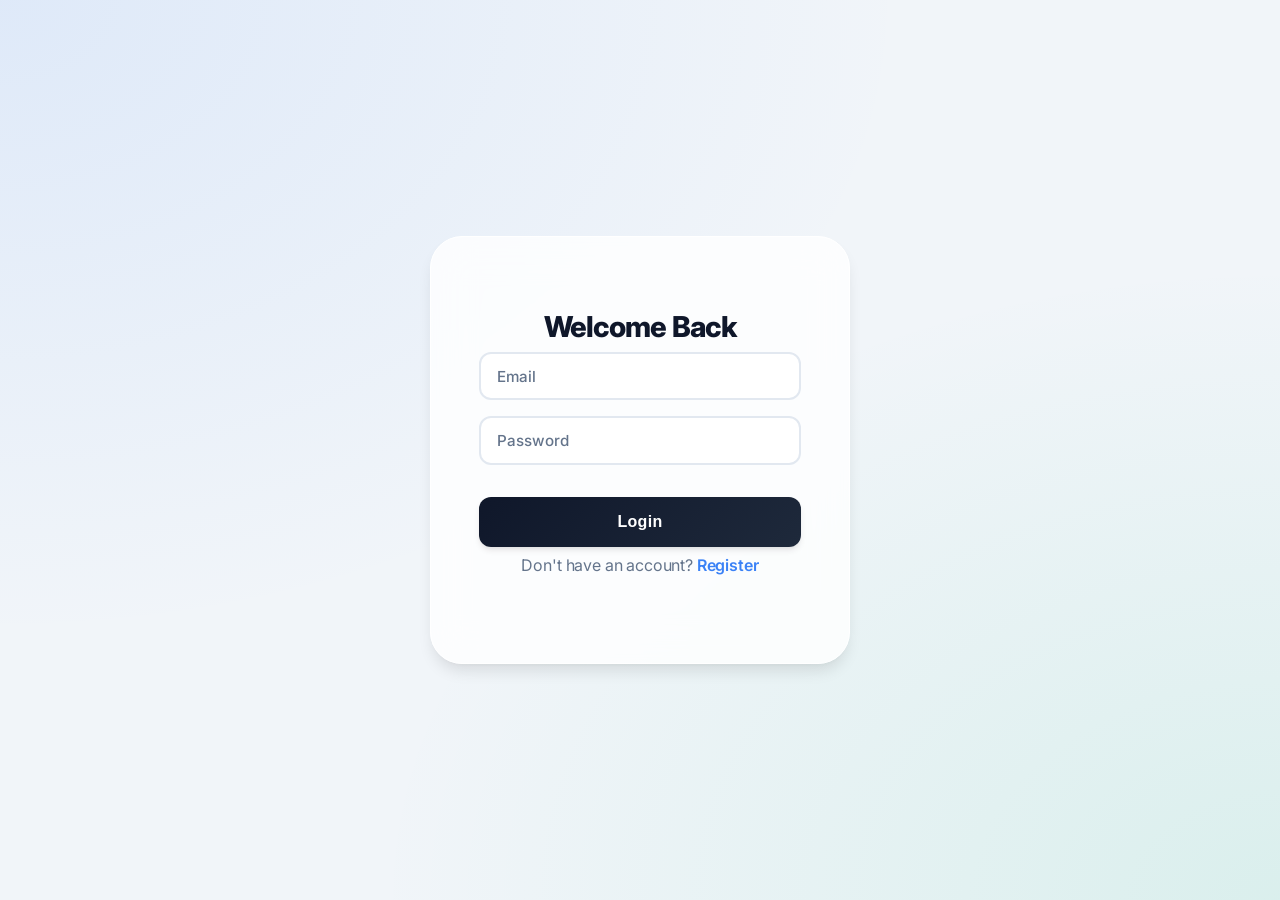
<file: src/main/resources/static/login.html>
<!DOCTYPE html>
<html lang="en">

<head>
    <meta charset="UTF-8">
    <meta name="viewport" content="width=device-width, initial-scale=1.0">
    <title>Login - Expense Tracker</title>
    <link rel="stylesheet" href="styles.css">
</head>

<body class="auth-page">
    <div class="auth-container">
        <h2>Welcome Back</h2>
        <form id="login-form">
            <input type="email" id="login-email" placeholder="Email" required>
            <input type="password" id="login-password" placeholder="Password" required>
            <button type="submit" class="btn-primary" style="width: 100%;">Login</button>
        </form>
        <p>Don't have an account? <a href="register.html">Register</a></p>
    </div>
    <script src="script.js"></script>
    <script>
        // Inline script to handle login page specific logic if needed, 
        // but main logic will be in script.js to keep it centralized.
        document.getElementById('login-form').addEventListener('submit', handleLogin);
    </script>
</body>

</html>
</file>
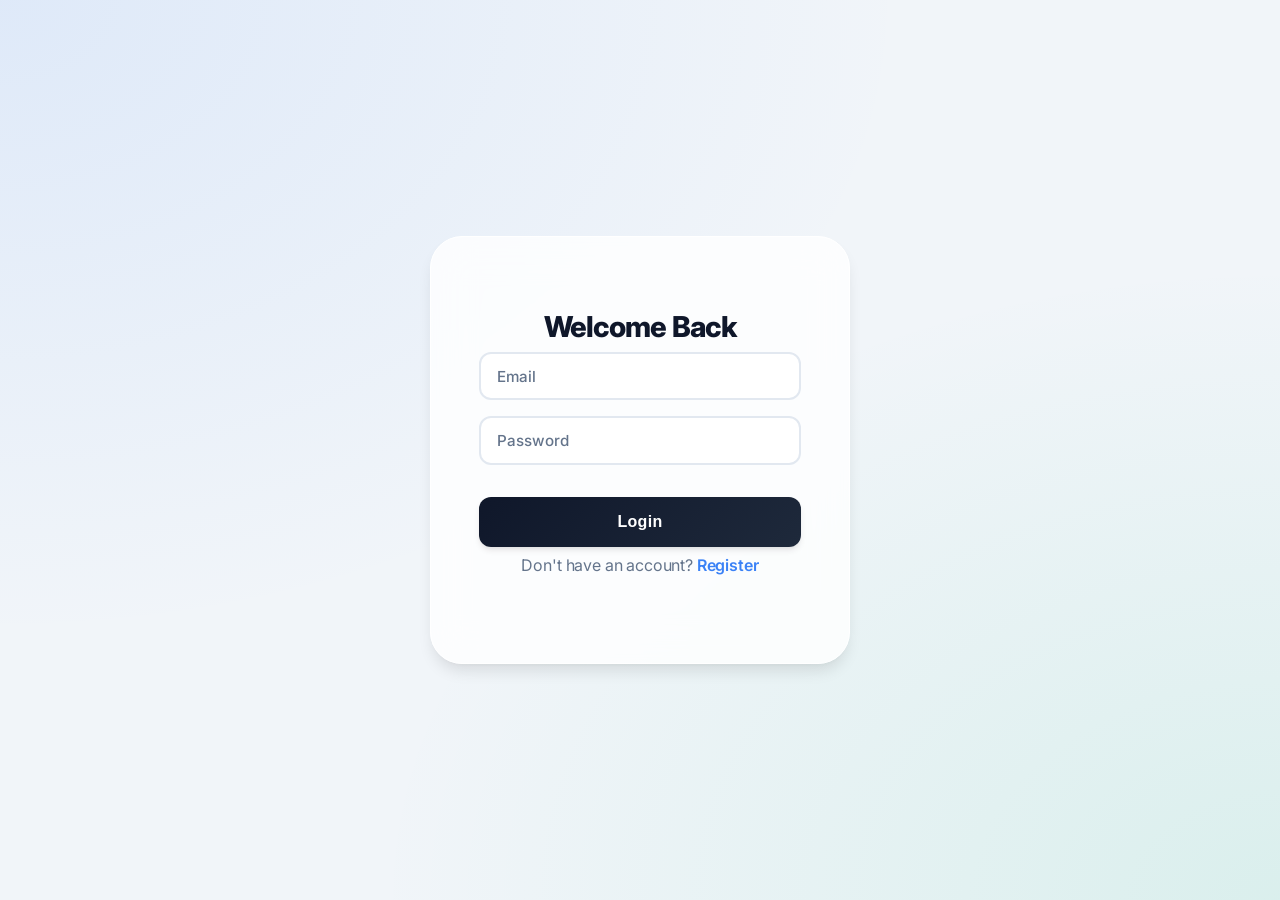
<file: src/main/resources/static/profile.html>
<!DOCTYPE html>
<html lang="en">

<head>
    <meta charset="UTF-8">
    <meta name="viewport" content="width=device-width, initial-scale=1.0">
    <title>Profile - Expense Tracker</title>
    <link rel="stylesheet" href="styles.css">
</head>

<body>
    <!-- Navbar -->
    <nav class="navbar">
        <a href="index.html" class="logo">
            <span>🔹 ExpenseTracker</span>
        </a>
        <ul class="nav-links">
            <li class="nav-item">
                <a href="index.html" class="nav-link">
                    <span class="nav-icon">📊</span> Dashboard
                </a>
            </li>
            <li class="nav-item">
                <a href="transactions.html" class="nav-link">
                    <span class="nav-icon">📝</span> Transactions
                </a>
            </li>
            <li class="nav-item">
                <a href="profile.html" class="nav-link active">
                    <span class="nav-icon">👤</span> Profile
                </a>
            </li>
        </ul>
        <div class="user-profile">
            <div id="user-display" class="user-info">Loading User...</div>
            <button onclick="logout()" class="logout-btn">Logout</button>
        </div>
    </nav>

    <!-- Main Content -->
    <main class="main-content">
        <header>
            <h1>Your Profile</h1>
        </header>

        <div class="profile-container" style="max-width: 500px; margin: 0 auto;">
            <!-- Profile Header Card -->
            <div class="card profile-card">
                <div class="profile-header-bg"></div>
                <div class="profile-avatar">
                    <span id="profile-initials">U</span>
                </div>

                <div class="profile-body">
                    <h2 id="profile-name-display" class="profile-name">User Name</h2>
                    <p class="profile-role">Expense Tracker Member</p>

                    <form id="profile-form" class="profile-form">
                        <div class="form-group">
                            <label>Username</label>
                            <div class="input-wrapper">
                                <span class="input-icon">👤</span>
                                <input type="text" id="profile-username" readonly>
                            </div>
                        </div>
                        <div class="form-group">
                            <label>Email</label>
                            <div class="input-wrapper">
                                <span class="input-icon">📧</span>
                                <input type="email" id="profile-email" readonly>
                            </div>
                        </div>
                        <div class="form-group">
                            <label>Member Since</label>
                            <div class="input-wrapper">
                                <span class="input-icon">📅</span>
                                <input type="text" id="profile-date" readonly>
                            </div>
                        </div>

                        <div class="profile-actions">
                            <button type="button" id="edit-profile-btn" class="btn-primary">Edit Profile</button>
                            <button type="button" id="change-password-btn" class="btn-secondary">Change
                                Password</button>
                        </div>
                    </form>
                </div>
            </div>
        </div>
    </main>
    <script src="script.js"></script>
</body>

</html>
</file>
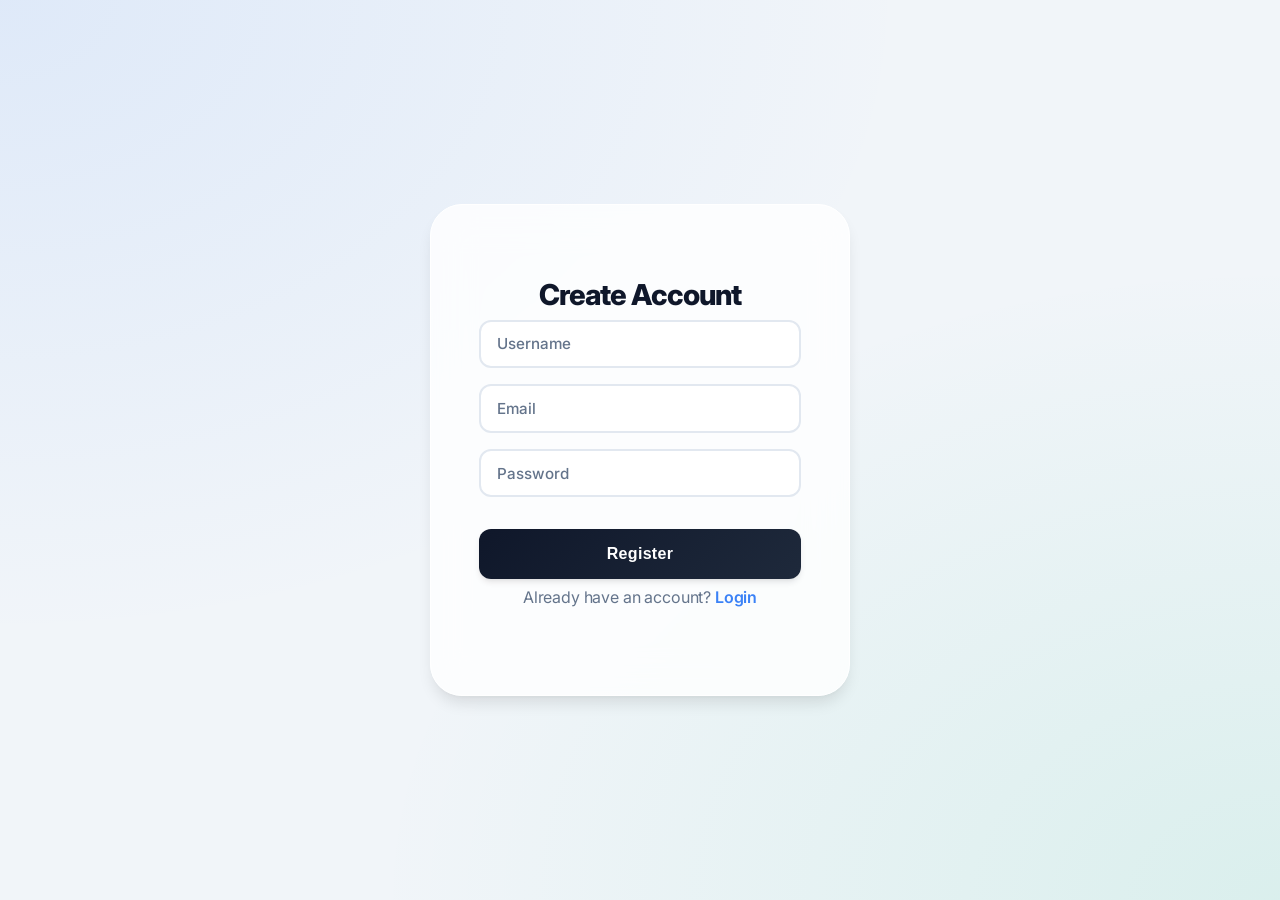
<file: src/main/resources/static/register.html>
<!DOCTYPE html>
<html lang="en">

<head>
    <meta charset="UTF-8">
    <meta name="viewport" content="width=device-width, initial-scale=1.0">
    <title>Register - Expense Tracker</title>
    <link rel="stylesheet" href="styles.css">
</head>

<body class="auth-page">
    <div class="auth-container">
        <h2>Create Account</h2>
        <form id="register-form">
            <input type="text" id="reg-username" placeholder="Username" required>
            <input type="email" id="reg-email" placeholder="Email" required>
            <input type="password" id="reg-password" placeholder="Password" required>
            <button type="submit" class="btn-primary" style="width: 100%;">Register</button>
        </form>
        <p>Already have an account? <a href="login.html">Login</a></p>
    </div>
    <script src="script.js"></script>
    <script>
        document.getElementById('register-form').addEventListener('submit', handleRegister);
    </script>
</body>

</html>
</file>
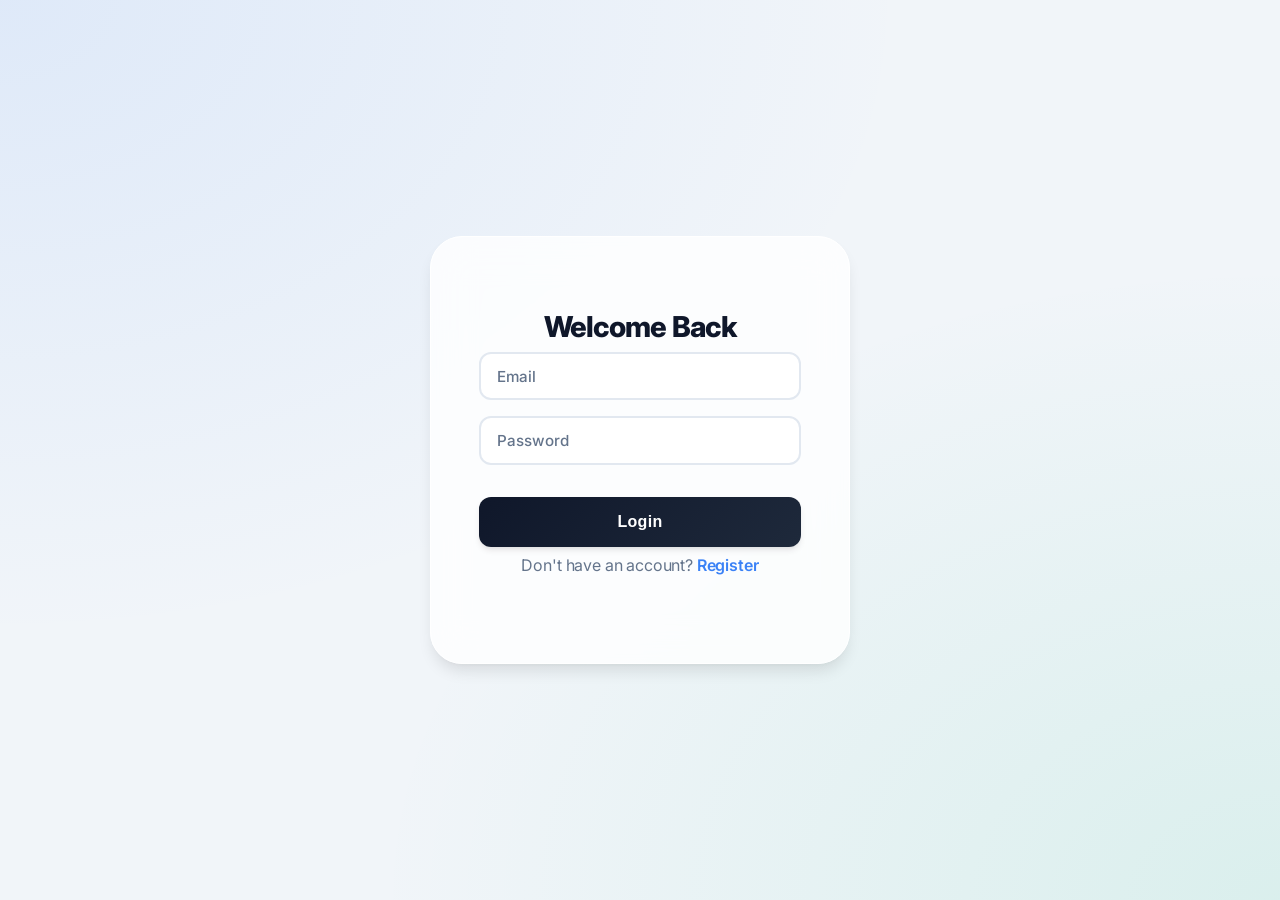
<file: src/main/resources/static/transactions.html>
<!DOCTYPE html>
<html lang="en">

<head>
    <meta charset="UTF-8">
    <meta name="viewport" content="width=device-width, initial-scale=1.0">
    <title>Transactions - Expense Tracker</title>
    <link rel="stylesheet" href="styles.css">
</head>

<body>
    <!-- Sidebar -->
    <!-- Navbar -->
    <nav class="navbar">
        <div class="logo">
            <span>🔹 ExpenseTracker</span>
        </div>
        <ul class="nav-links">
            <li class="nav-item">
                <a href="index.html" class="nav-link">
                    <span class="nav-icon">📊</span> Dashboard
                </a>
            </li>
            <li class="nav-item">
                <a href="transactions.html" class="nav-link active">
                    <span class="nav-icon">📝</span> Transactions
                </a>
            </li>
            <li class="nav-item">
                <a href="profile.html" class="nav-link">
                    <span class="nav-icon">👤</span> Profile
                </a>
            </li>
        </ul>
        <div class="user-profile">
            <div id="user-display" class="user-info">Loading User...</div>
            <button onclick="logout()" class="logout-btn">Logout</button>
        </div>
    </nav>

    <!-- Main Content -->
    <main class="main-content">
        <header>
            <h1>Transactions</h1>
        </header>

        <div class="form-grid">
            <!-- Income Form -->
            <div class="card">
                <h3>Add Income (+ Inflow)</h3>
                <form id="income-form">
                    <div class="form-group">
                        <label>Source</label>
                        <input type="text" id="income-source" placeholder="e.g. Salary, Freelance" required>
                    </div>
                    <div class="form-group">
                        <label>Amount</label>
                        <input type="number" id="income-amount" placeholder="0.00" required>
                    </div>
                    <div class="form-group">
                        <label>Date</label>
                        <input type="date" id="income-date" required>
                    </div>
                    <button type="submit" class="btn-primary" style="background-color: var(--success-color);">Add
                        Income</button>
                </form>
            </div>

            <!-- Expense Form -->
            <div class="card">
                <h3>Add Expense (- Outflow)</h3>
                <form id="expense-form">
                    <div class="form-group">
                        <label>Title</label>
                        <input type="text" id="expense-desc" placeholder="e.g. Rent, Grocery" required>
                    </div>
                    <div class="form-group">
                        <label>Amount</label>
                        <input type="number" id="expense-amount" placeholder="0.00" required>
                    </div>
                    <div class="form-group">
                        <label>Date</label>
                        <input type="date" id="expense-date" required>
                    </div>
                    <div class="form-group">
                        <label>Category</label>
                        <select id="expense-category" required>
                            <option value="" disabled selected>Select Category</option>
                            <!-- Populated by JS -->
                        </select>
                    </div>
                    <button type="submit" class="btn-primary" style="background-color: var(--danger-color);">Add
                        Expense</button>
                </form>
            </div>
        </div>

        <div class="card" style="margin-top: 2rem;">
            <h3>Recent Transactions</h3>
            <div style="overflow-x: auto;">
                <table class="transactions-table">
                    <thead>
                        <tr>
                            <th>Date</th>
                            <th>Description</th>
                            <th>Category</th>
                            <th>Amount</th>
                            <th>Action</th>
                        </tr>
                    </thead>
                    <tbody id="transactions-body">
                        <!-- Populated by JS -->
                    </tbody>
                </table>
            </div>
        </div>
    </main>
    <script src="script.js"></script>
</body>

</html>
</file>
<file: src/main/resources/static/styles.css>
/* Google Fonts */
@import url('https://fonts.googleapis.com/css2?family=Inter:wght@300;400;500;600;700;800&display=swap');

:root {
    /* Modern Color Palette */
    --bg-color: #f1f5f9;
    /* Slate 100 - slightly darker than white for contrast */
    --card-bg: #ffffff;

    /* Navbar Colors */
    --nav-bg: rgba(255, 255, 255, 0.85);
    /* Light, semi-transparent */
    --nav-border: #e2e8f0;
    --nav-text: #475569;
    --nav-active-bg: #e0f2fe;
    /* Light Blue 100 */
    --nav-active-text: #0284c7;
    /* Sky 600 */

    /* Primary Brand Colors */
    --primary-color: #0f172a;
    /* Deep Navy */
    --primary-hover: #1e293b;
    --accent-color: #3b82f6;
    /* Bright Blue */

    /* Text Colors */
    --text-main: #0f172a;
    --text-secondary: #64748b;
    --text-muted: #94a3b8;

    /* Functional Colors */
    --success-color: #10b981;
    --danger-color: #ef4444;
    --warning-color: #f59e0b;

    /* Gradients */
    --gradient-primary: linear-gradient(135deg, #0f172a 0%, #1e293b 100%);
    --gradient-accent: linear-gradient(135deg, #3b82f6 0%, #2563eb 100%);
    --gradient-nav: linear-gradient(to right, #f8fafc, #f1f5f9);
    /* Subtle light gradient for navbar */

    /* Shadows & Effects */
    --shadow-sm: 0 1px 3px 0 rgba(0, 0, 0, 0.1), 0 1px 2px -1px rgba(0, 0, 0, 0.06);
    --shadow-md: 0 4px 6px -1px rgba(0, 0, 0, 0.1), 0 2px 4px -2px rgba(0, 0, 0, 0.06);
    --shadow-lg: 0 10px 15px -3px rgba(0, 0, 0, 0.1), 0 4px 6px -4px rgba(0, 0, 0, 0.05);
    --shadow-glow: 0 0 20px rgba(59, 130, 246, 0.15);

    /* Glassmorphism */
    --glass-bg: rgba(255, 255, 255, 0.7);
    --blur-amount: 10px;
}

* {
    box-sizing: border-box;
}

body {
    font-family: 'Inter', sans-serif;
    background-color: var(--bg-color);
    color: var(--text-main);
    margin: 0;
    padding: 0;
    min-height: 100vh;
    -webkit-font-smoothing: antialiased;
    letter-spacing: -0.01em;
}

/* Navbar - Light & Colorful */
.navbar {
    width: 100%;
    height: 72px;
    background: var(--nav-bg);
    backdrop-filter: blur(var(--blur-amount));
    -webkit-backdrop-filter: blur(var(--blur-amount));
    padding: 0 2rem;
    display: flex;
    align-items: center;
    justify-content: space-between;
    border-bottom: 1px solid var(--nav-border);
    position: fixed;
    top: 0;
    left: 0;
    z-index: 1000;
    box-shadow: var(--shadow-sm);
}

.logo {
    font-size: 1.4rem;
    font-weight: 800;
    color: var(--primary-color);
    display: flex;
    align-items: center;
    gap: 0.75rem;
    letter-spacing: -0.03em;
    min-width: 200px;
    text-decoration: none;
}

.logo span {
    background: linear-gradient(135deg, #0284c7, #2563eb);
    -webkit-background-clip: text;
    -webkit-text-fill-color: transparent;
}

.nav-links {
    list-style: none;
    padding: 0;
    margin: 0;
    display: flex;
    flex-direction: row;
    align-items: center;
    gap: 0.5rem;
    height: 100%;
}

.nav-item {
    height: 100%;
    display: flex;
    align-items: center;
}

/* Light Colored Navigation Links */
.nav-link {
    display: flex;
    align-items: center;
    padding: 0.6rem 1.25rem;
    text-decoration: none;
    color: var(--nav-text);
    border-radius: 2rem;
    /* Pill shape */
    font-weight: 600;
    font-size: 0.9rem;
    transition: all 0.2s cubic-bezier(0.4, 0, 0.2, 1);
}

.nav-link:hover {
    color: var(--nav-active-text);
    background-color: rgba(224, 242, 254, 0.5);
    /* Very light blue hover */
    transform: translateY(-1px);
}

.nav-link.active {
    background-color: var(--nav-active-bg);
    color: var(--nav-active-text);
    box-shadow: 0 2px 4px rgba(2, 132, 199, 0.1);
}

.nav-icon {
    margin-right: 0.5rem;
    font-size: 1.1rem;
}

.user-profile {
    display: flex;
    align-items: center;
    gap: 1.5rem;
    min-width: 200px;
    justify-content: flex-end;
}

.user-info {
    font-size: 0.9rem;
    font-weight: 600;
    color: var(--text-main);
    background-color: #f8fafc;
    /* Light gray background */
    padding: 0.5rem 1.25rem;
    border-radius: 2rem;
    /* Capsule shape */
    border: 1px solid #e2e8f0;
    box-shadow: var(--shadow-sm);
    display: flex;
    align-items: center;
}

.logout-btn {
    background-color: white;
    color: var(--text-secondary);
    border: 1px solid #e2e8f0;
    padding: 0.5rem 1rem;
    border-radius: 2rem;
    cursor: pointer;
    font-weight: 600;
    font-size: 0.85rem;
    transition: all 0.2s ease;
}

.logout-btn:hover {
    background-color: #fee2e2;
    color: var(--danger-color);
    border-color: #fecdd3;
    box-shadow: var(--shadow-sm);
}

/* Main Content */
.main-content {
    margin-left: 0;
    padding: 2rem;
    padding-top: calc(72px + 2rem);
    width: 100%;
    max-width: 1280px;
    margin: 0 auto;
}

header {
    margin-bottom: 2rem;
    display: flex;
    justify-content: space-between;
    align-items: flex-end;
}

header h1 {
    font-size: 2.25rem;
    font-weight: 800;
    color: var(--text-main);
    margin: 0;
    line-height: 1.1;
    letter-spacing: -0.04em;
    background: linear-gradient(to right, #0f172a, #334155);
    -webkit-background-clip: text;
    -webkit-text-fill-color: transparent;
}

.date-display {
    color: var(--text-secondary);
    font-weight: 500;
    font-size: 0.9rem;
    background: #ffffff;
    padding: 0.5rem 1rem;
    border-radius: 2rem;
    box-shadow: var(--shadow-sm);
    border: 1px solid #e2e8f0;
}

/* Dashboard Grid */
.dashboard-grid {
    display: grid;
    grid-template-columns: repeat(auto-fit, minmax(320px, 1fr));
    gap: 2rem;
    margin-bottom: 2rem;
}

/* Cards - Modern "Float" Style */
.card {
    background-color: var(--card-bg);
    border-radius: 1.5rem;
    padding: 1.75rem;
    box-shadow: var(--shadow-sm);
    border: 1px solid #f1f5f9;
    display: flex;
    flex-direction: column;
    justify-content: space-between;
    height: 100%;
    transition: all 0.3s cubic-bezier(0.4, 0, 0.2, 1);
    position: relative;
    overflow: hidden;
}

.card:hover {
    transform: translateY(-6px);
    box-shadow: var(--shadow-lg), var(--shadow-glow);
    border-color: transparent;
}

/* Card Header Stylings */
.card h3 {
    margin: 0 0 1.25rem 0;
    font-size: 0.85rem;
    color: var(--text-main);
    /* Darker heading */
    font-weight: 700;
    text-transform: uppercase;
    letter-spacing: 0.08em;
    display: flex;
    justify-content: space-between;
    align-items: center;
}

/* Hero Card: Net Worth */
.net-worth-card {
    background: linear-gradient(135deg, #0f172a 0%, #1e293b 100%);
    color: white;
    border: none;
    box-shadow: 0 20px 25px -5px rgba(15, 23, 42, 0.1), 0 10px 10px -5px rgba(15, 23, 42, 0.04);
}

.net-worth-card::after {
    content: '';
    position: absolute;
    top: 0;
    right: 0;
    width: 200px;
    height: 100%;
    background: linear-gradient(90deg, transparent, rgba(255, 255, 255, 0.05));
    transform: skewX(-20deg);
    pointer-events: none;
}

.net-worth-card h3 {
    color: rgba(255, 255, 255, 0.6);
}

.net-worth-card .amount {
    font-size: 2.75rem;
    font-weight: 800;
    margin: 0.5rem 0;
    letter-spacing: -0.03em;
    background: linear-gradient(to right, #ffffff, #e2e8f0);
    -webkit-background-clip: text;
    -webkit-text-fill-color: transparent;
}

.net-worth-card p {
    margin: 0;
    font-size: 0.95rem;
    color: rgba(255, 255, 255, 0.8);
    font-weight: 500;
}

/* Other amounts */
.amount-large {
    font-size: 2.25rem;
    font-weight: 800;
    color: var(--text-main);
    letter-spacing: -0.03em;
}

/* Chart Containers */
.chart-container {
    position: relative;
    height: 300px;
    width: 100%;
}

.span-2 {
    grid-column: span 2;
}

@media (max-width: 1024px) {
    .span-2 {
        grid-column: span 1;
    }
}

/* Data Tables */
.table-container {
    overflow-x: auto;
    border-radius: 1.5rem;
    box-shadow: var(--shadow-sm);
    background: white;
    border: 1px solid #f1f5f9;
}

.transactions-table {
    width: 100%;
    border-collapse: separate;
    border-spacing: 0;
    white-space: nowrap;
}

.transactions-table th {
    background-color: var(--primary-color);
    /* Dark Navy Header */
    padding: 1.25rem 1.5rem;
    text-align: left;
    font-size: 0.85rem;
    text-transform: uppercase;
    color: #ffffff;
    /* White text */
    font-weight: 700;
    letter-spacing: 0.05em;
    border-bottom: 1px solid #1e293b;
}

.transactions-table td {
    padding: 1.25rem 1.5rem;
    border-bottom: 1px solid #f1f5f9;
    color: var(--text-main);
    font-size: 0.95rem;
    font-weight: 500;
}

.transactions-table tr:last-child td {
    border-bottom: none;
}

.transactions-table tr:hover td {
    background-color: #f8fafc;
}

/* Inputs & Forms */
.form-grid {
    display: grid;
    grid-template-columns: 1fr 1fr;
    /* Force 2 columns */
    gap: 1rem;
    align-items: start;
    margin-bottom: 1rem;
}

.form-group {
    margin-bottom: 0.75rem;
    /* Reduced from 1.5rem */
}

.card {
    padding: 1.25rem;
    /* Reduced from 1.75rem */
}

label {
    margin-bottom: 0.3rem;
    /* Reduced from 0.6rem */
    font-size: 0.8rem;
}

input,
select {
    padding: 0.5rem 0.75rem;
    /* Reduced padding */
    font-size: 0.9rem;
}

@media (max-width: 768px) {
    .form-grid {
        grid-template-columns: 1fr;
        /* Stack on mobile */
    }
}

input,
select {
    width: 100%;
    background-color: #fff;
    color: var(--text-main);
    border: 2px solid #e2e8f0;
    /* Thicker border */
    border-radius: 0.75rem;
    padding: 0.8rem 1rem;
    font-size: 0.95rem;
    font-family: inherit;
    transition: all 0.2s ease;
    font-weight: 500;
}

input::placeholder {
    color: #64748b;
    /* Darker slate for better visibility */
    opacity: 1;
    /* Ensure firefox renders full color */
}

input:focus,
select:focus {
    outline: none;
    border-color: var(--accent-color);
    background-color: #fff;
    box-shadow: 0 0 0 4px rgba(59, 130, 246, 0.1);
}

.btn-primary {
    width: 100%;
    background: var(--primary-color);
    color: white;
    border: none;
    padding: 1rem;
    border-radius: 0.75rem;
    font-weight: 700;
    font-size: 1rem;
    cursor: pointer;
    box-shadow: var(--shadow-md);
    transition: all 0.2s ease;
    letter-spacing: 0.02em;
}

.btn-primary:hover {
    transform: translateY(-2px);
    box-shadow: var(--shadow-lg);
    background: var(--primary-hover);
}

/* Auth Pages */
.auth-page {
    display: flex;
    justify-content: center;
    align-items: center;
    min-height: 100vh;
    background: var(--bg-color);
    background-image:
        radial-gradient(at 0% 0%, rgba(59, 130, 246, 0.1) 0px, transparent 50%),
        radial-gradient(at 100% 100%, rgba(16, 185, 129, 0.1) 0px, transparent 50%);
}

.auth-container {
    background: rgba(255, 255, 255, 0.8);
    backdrop-filter: blur(20px);
    padding: 3rem;
    border-radius: 2rem;
    box-shadow: var(--shadow-lg);
    width: 100%;
    max-width: 420px;
    text-align: center;
    border: 1px solid white;
    transition: all 0.3s ease-in-out;
    /* Smooth transition */
}

/* "Blink"/Glow effect on hover */
.auth-container:hover {
    border-color: var(--accent-color);
    box-shadow: 0 0 25px rgba(59, 130, 246, 0.4);
    /* Blue glow */
    transform: scale(1.02);
    /* Slight zoom */
}

.auth-container h2 {
    color: var(--text-main);
    font-size: 1.8rem;
    margin-bottom: 0.5rem;
    font-weight: 800;
    background: none;
    padding: 0;
    box-shadow: none;
    letter-spacing: -0.03em;
}

.auth-container p {
    color: var(--text-secondary);
    margin-top: 0.5rem;
    margin-bottom: 2.5rem;
}

.auth-container a {
    color: var(--accent-color);
    text-decoration: none;
    font-weight: 600;
}

.auth-container button {
    background: var(--gradient-primary);
    margin-top: 1rem;
    /* Add some space above the button too */
}

.auth-container input {
    margin-bottom: 1rem;
}

/* Badges */
.badge {
    padding: 0.4rem 0.9rem;
    border-radius: 2rem;
    font-size: 0.75rem;
    font-weight: 700;
    letter-spacing: 0.03em;
    text-transform: uppercase;
}

.badge-income {
    background-color: #ecfdf5;
    color: #047857;
    border: 1px solid #a7f3d0;
}

.badge-expense {
    background-color: #fef2f2;
    color: #b91c1c;
    border: 1px solid #fecaca;
}

/* Mobile Responsive */
@media (max-width: 768px) {
    .navbar {
        height: auto;
        padding: 1rem;
        flex-direction: column;
        gap: 1rem;
        background: white;
        /* Solid background on mobile */
    }

    .nav-links {
        width: 100%;
        justify-content: center;
        gap: 0.5rem;
        flex-wrap: wrap;
    }

    .nav-link {
        padding: 0.5rem 0.8rem;
        font-size: 0.85rem;
    }

    .main-content {
        padding-top: 160px;
        padding-left: 1rem;
        padding-right: 1rem;
    }

    .user-profile {
        display: none;
    }

    .dashboard-grid {
        grid-template-columns: 1fr;
    }
}

/* --- Profile Page Enhancements --- */
.profile-card {
    padding: 0;
    /* Custom padding handled inside */
    overflow: hidden;
    border: none;
    /* Let shadow define edges */
}

.profile-header-bg {
    height: 150px;
    background: linear-gradient(135deg, #0f172a 0%, #3b82f6 100%);
    position: relative;
}

.profile-header-bg::after {
    content: '';
    position: absolute;
    top: 0;
    left: 0;
    right: 0;
    bottom: 0;
    background: url('[data-uri]');
    /* Subtle dot pattern */
    opacity: 0.3;
}

.profile-avatar {
    width: 100px;
    height: 100px;
    background-color: white;
    border-radius: 50%;
    position: absolute;
    top: 100px;
    /* 150px header - 50px half height */
    left: 50%;
    transform: translateX(-50%);
    display: flex;
    justify-content: center;
    align-items: center;
    box-shadow: 0 4px 6px -1px rgba(0, 0, 0, 0.1), 0 2px 4px -2px rgba(0, 0, 0, 0.06);
    border: 4px solid white;
    z-index: 10;
}

#profile-initials {
    font-size: 2.5rem;
    font-weight: 800;
    background: linear-gradient(135deg, #0f172a, #3b82f6);
    -webkit-background-clip: text;
    -webkit-text-fill-color: transparent;
}

.profile-body {
    padding: 4rem 2.5rem 2.5rem 2.5rem;
    /* Top padding clears avatar */
    text-align: center;
}

.profile-name {
    font-size: 1.5rem;
    font-weight: 800;
    color: var(--text-main);
    margin: 0;
    margin-bottom: 0.25rem;
}

.profile-role {
    color: var(--text-secondary);
    font-size: 0.9rem;
    font-weight: 500;
    margin: 0 0 2rem 0;
}

.profile-form {
    text-align: left;
    max-width: 500px;
    margin: 0 auto;
}

.input-wrapper {
    position: relative;
    display: flex;
    align-items: center;
}

.input-icon {
    position: absolute;
    left: 1rem;
    font-size: 1.1rem;
    z-index: 1;
    opacity: 0.7;
}

.profile-form input {
    padding-left: 3rem;
    /* Make room for icon */
    background-color: #f8fafc;
    /* Slightly different bg for read-only */
    cursor: default;
}

.profile-form input:focus {
    box-shadow: none;
    border-color: #e2e8f0;
}

.profile-actions {
    margin-top: 2rem;
    display: flex;
    gap: 1rem;
    justify-content: center;
}

.btn-secondary {
    background-color: white;
    color: var(--text-main);
    border: 2px solid #e2e8f0;
    padding: 1rem;
    border-radius: 0.75rem;
    font-weight: 700;
    font-size: 1rem;
    cursor: pointer;
    transition: all 0.2s ease;
}

.btn-secondary:hover {
    background-color: #f8fafc;
    border-color: #cbd5e1;
}

/* Transaction List Items (Dashboard) */
#transaction-list li {
    display: flex;
    justify-content: space-between;
    align-items: center;
    padding: 1rem;
    border-bottom: 1px solid #f1f5f9;
}

#transaction-list li:last-child {
    border-bottom: none;
}

.income-item span:first-child,
.expense-item span:first-child {
    font-weight: 600;
    color: var(--text-main);
}

.income-item span small,
.expense-item span small {
    display: block;
    font-size: 0.75rem;
    color: var(--text-secondary);
    font-weight: 400;
}

.income-item div span:first-child {
    color: var(--success-color);
    font-weight: 700;
}

.expense-item div span:first-child {
    color: var(--danger-color);
    font-weight: 700;
}

.delete-btn {
    background: none;
    border: none;
    color: var(--text-muted);
    font-size: 1.2rem;
    cursor: pointer;
    margin-left: 1rem;
    transition: color 0.2s;
}

.delete-btn:hover {
    color: var(--danger-color);
}
</file>
